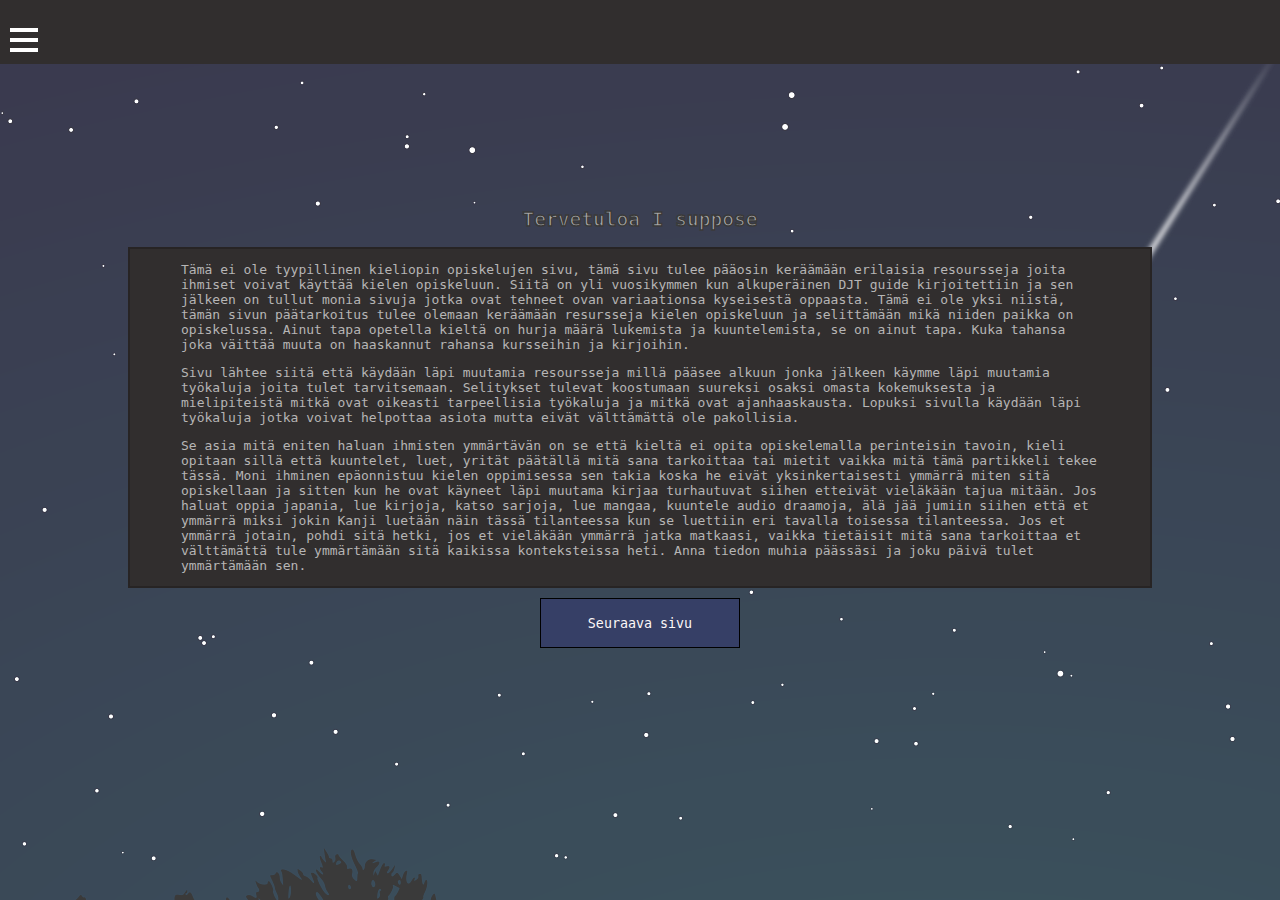
<file: NihongoTools/index.html>
<!DOCTYPE html>
<html lang="fi">
  <head>
    <meta charset="utf-8" name="viewport" content="width=device-width,initial-scale=1" >
    <title>NihongoTools</title>
    <link rel="stylesheet" href="styles.css">
  </head>
  <body>
    <header>
      <nav class="topbar">
        <button class="burgerContainer" onclick="navPull()" 
        aria-controls="sideNav" 
        aria-expanded="false"
        aria-label="avaa navimenu">
          <div class="burger"></div>
          <div class="burger"></div>
          <div class="burger"></div>
        </button>
      </nav>
        <div id='sideNav'> 
        <div class="sideNavOptions">
          <ul class="navLista">
<li>
      <span class="navSection">Alku</span>
      <ul>
        <li>Esittelysivu</li>
      </ul>
    </li>

    <li>
      <span class="navSection">Kirjoja</span>
      <ul>
        <li><a href="taekim.html">Tae Kim</a></li>
        <li><a href="genki.html">Genki</a></li>
        <li><a href="rtk.html">RTK</a></li>
        <li><a href="yokubi.html">Yokubi</a></li>
        <li><a href="imabi.html">Imabi</a></li>
      </ul>
    </li>

    <li>
      <span class="navSection">Anki</span>
      <ul>
        <li><a href="ankista.html">Ankista</a></li>
        <li><a href="ankivermeet.html">Vermeita</a></li>
      </ul>
    </li>

    <li>
      <span class="navSection">Ohjelmia</span>
      <ul>
        <li><a href="yomitan.html">Yomitan ja Mokuro</a></li>
        <li><a href="readerJaTextractor.html">Reader ja Textractor</a></li>
      </ul>
    </li>

  </ul>
        </div>
      </div>
    </header>

    <main>
      <div class="flexContainer">
      <h2> Tervetuloa I suppose</h2>
      <div class="mainParagraphContainer">
      <p class="mainParagraph">
        Tämä ei ole tyypillinen kieliopin opiskelujen sivu, tämä sivu tulee pääosin keräämään erilaisia resoursseja joita ihmiset voivat käyttää kielen opiskeluun.
        Siitä on yli vuosikymmen kun alkuperäinen DJT guide kirjoitettiin ja sen jälkeen on tullut monia sivuja jotka ovat tehneet ovan variaationsa kyseisestä oppaasta.
        Tämä ei ole yksi niistä, tämän sivun päätarkoitus tulee olemaan keräämään resursseja kielen opiskeluun ja selittämään mikä niiden paikka on opiskelussa.
        Ainut tapa opetella kieltä on hurja määrä lukemista ja kuuntelemista, se on ainut tapa. Kuka tahansa joka väittää muuta on haaskannut rahansa kursseihin ja kirjoihin.
      </p>

      <p class="mainParagraph"> 
        Sivu lähtee siitä että käydään läpi muutamia resoursseja millä pääsee alkuun jonka jälkeen käymme läpi muutamia työkaluja joita tulet tarvitsemaan.
Selitykset tulevat koostumaan suureksi osaksi omasta kokemuksesta ja mielipiteistä mitkä ovat oikeasti tarpeellisia työkaluja ja mitkä ovat ajanhaaskausta. Lopuksi sivulla käydään läpi työkaluja jotka voivat helpottaa asiota mutta eivät välttämättä ole pakollisia.
      </p>

      <p class="mainParagraph">
        Se asia mitä eniten haluan ihmisten ymmärtävän on se että kieltä ei opita opiskelemalla perinteisin tavoin, kieli opitaan sillä että kuuntelet, luet, yrität päätällä mitä sana tarkoittaa tai mietit vaikka mitä tämä partikkeli tekee tässä.
Moni ihminen epäonnistuu kielen oppimisessa sen takia koska he eivät yksinkertaisesti ymmärrä miten sitä opiskellaan ja sitten kun he ovat käyneet läpi muutama kirjaa turhautuvat siihen etteivät vieläkään tajua mitään.
Jos haluat oppia japania, lue kirjoja, katso sarjoja, lue mangaa, kuuntele audio draamoja, älä jää jumiin siihen että et ymmärrä miksi jokin Kanji luetään näin tässä tilanteessa kun se luettiin eri tavalla toisessa tilanteessa.
Jos et ymmärrä jotain, pohdi sitä hetki, jos et vieläkään ymmärrä jatka matkaasi, vaikka tietäisit mitä sana tarkoittaa et välttämättä tule ymmärtämään sitä kaikissa konteksteissa heti. Anna tiedon muhia päässäsi ja joku päivä tulet ymmärtämään sen.
      </p>
      </div>
      <div>
      <div class="buttonContainer">
        <button class="nextButton" onclick="window.location.href='taekim.html'">Seuraava sivu</button>
      </div>
      </div>
    </main>
    <footer></footer>
          <script src="scripts.js"></script>
  </body>
</html>
</file>
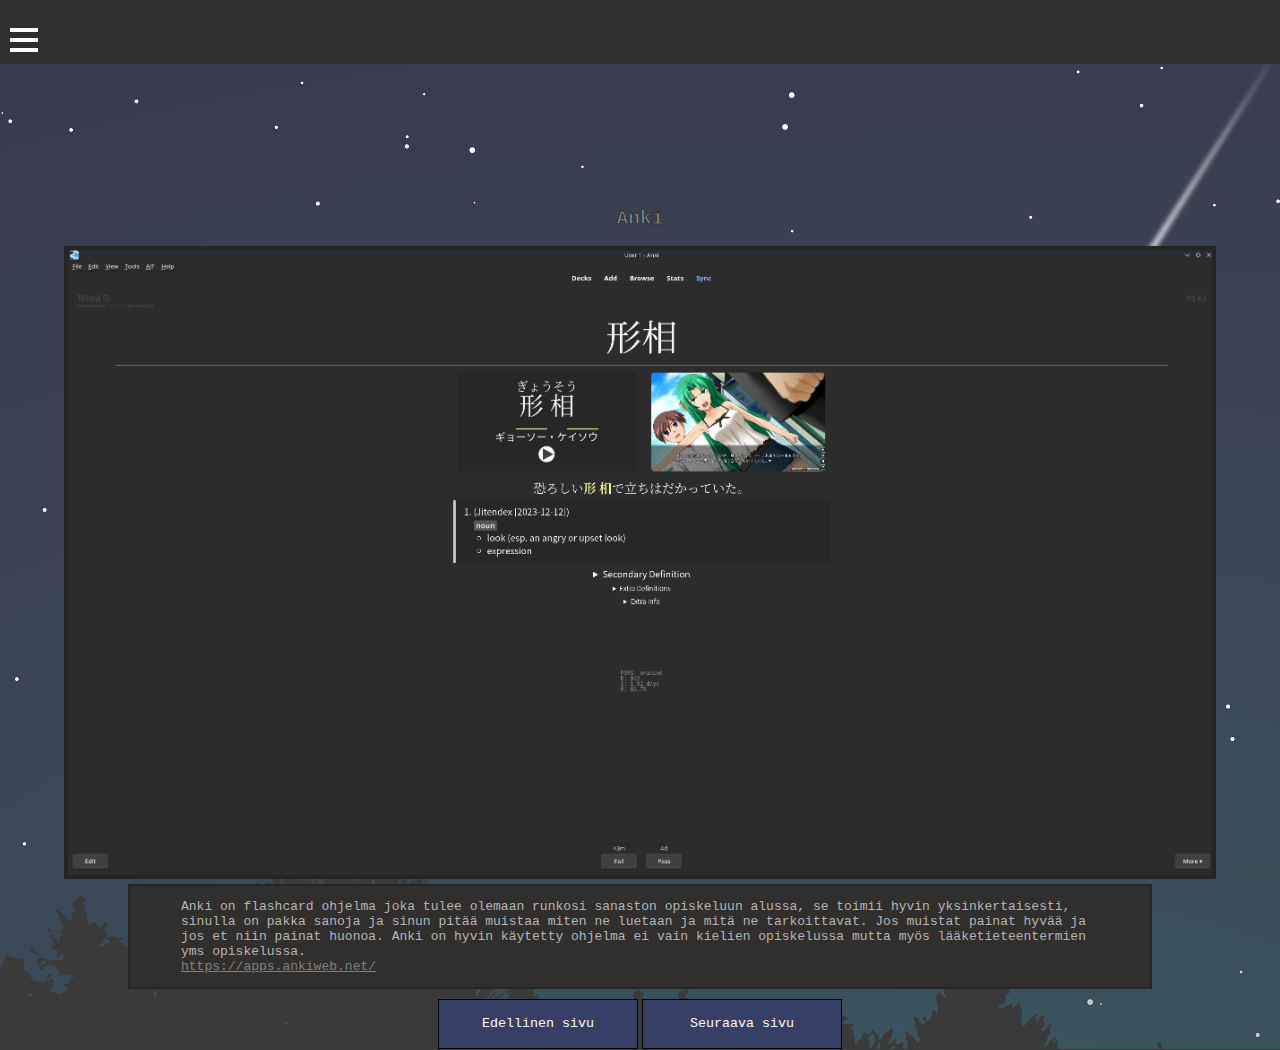
<file: NihongoTools/anki.html>
<!DOCTYPE html>
<html lang="fi">
<head>
    <meta charset="UTF-8">
    <meta name="viewport" content="width=device-width, initial-scale=1.0">
    <title>Anki</title>
    <link rel="stylesheet" href="styles.css">
</head>
<body>
    <header>
      <nav class="topbar" >
        <button class="burgerContainer" onclick="navPull()" 
        aria-controls="sideNav" 
        aria-expanded="false"
        aria-label="avaa navimenu">
        <span class="burger" aria-hidden="true"></span>
        <span class="burger" aria-hidden="true"></span>
        <span class="burger" aria-hidden="true"></span>
        </button>
      </nav>
            <div id='sideNav'> 
        <div class="sideNavOptions">
          <ul class="navLista">
<li>
      <span class="navSection">Alku</span>
      <ul>
        <li><a href="index.html">Esittelysivu</a></li>
      </ul>
    </li>

    <li>
      <span class="navSection">Kirjoja</span>
      <ul>
        <li><a href="taekim.html">Tae Kim</a></li>
        <li><a href="genki.html">Genki</a></li>
        <li><a href="rtk.html">RTK</a></li>
        <li><a href="yokubi.html">Yokubi</a></li>
        <li><a href="imabi.html">Imabi</a></li>
      </ul>
    </li>

    <li>
      <span class="navSection">Anki</span>
      <ul>
        <li>Ankista</li>
        <li><a href="ankivermeet.html">Vermeita</a></li>
      </ul>
    </li>

    <li>
      <span class="navSection">Ohjelmia</span>
      <ul>
        <li><a href="yomitan.html">Yomitan ja Mokuro</a></li>
        <li><a href="readerJaTextractor.html">Reader ja Textractor</a></li>
      </ul>
    </li>

  </ul>
        </div>
      </div>
    </header>
    <main>
    <div class="flexContainer">
    <h2> Anki </h2>
        
    <a class="ankiAnchor" href="https://apps.ankiweb.net/"><img alt="Kuvankaappaus ankisovelluksesta jossa on kortti auki, kuvassa nakyy esimerkki kortti ja korttiin kuuluva kuvankaappaus pelista."
         src="assets/ankiSS.png"></a>
    <div class="taeKimContainer"></div>
    <div class="mainParagraphContainer">
    <p>Anki on flashcard ohjelma joka tulee olemaan runkosi sanaston opiskeluun alussa, se toimii hyvin yksinkertaisesti, sinulla on pakka sanoja ja sinun pitää muistaa miten ne luetaan ja mitä ne tarkoittavat.
        Jos muistat painat hyvää ja jos et niin painat huonoa.
        Anki on hyvin käytetty ohjelma ei vain kielien opiskelussa mutta myös lääketieteentermien yms opiskelussa.
        <br>
        <a href="https://apps.ankiweb.net/">https://apps.ankiweb.net/</a></p>
 </div>
       <div class="buttonContainer">
    <button class="nextButton" onclick="window.location.href='imabi.html'">Edellinen sivu</button>
    <button class="nextButton" onclick="window.location.href='ankivermeet.html'">Seuraava sivu</button>
        </div>
      </div>
      </main>
    <script src="scripts.js"></script>
</body>
</html>
</file>
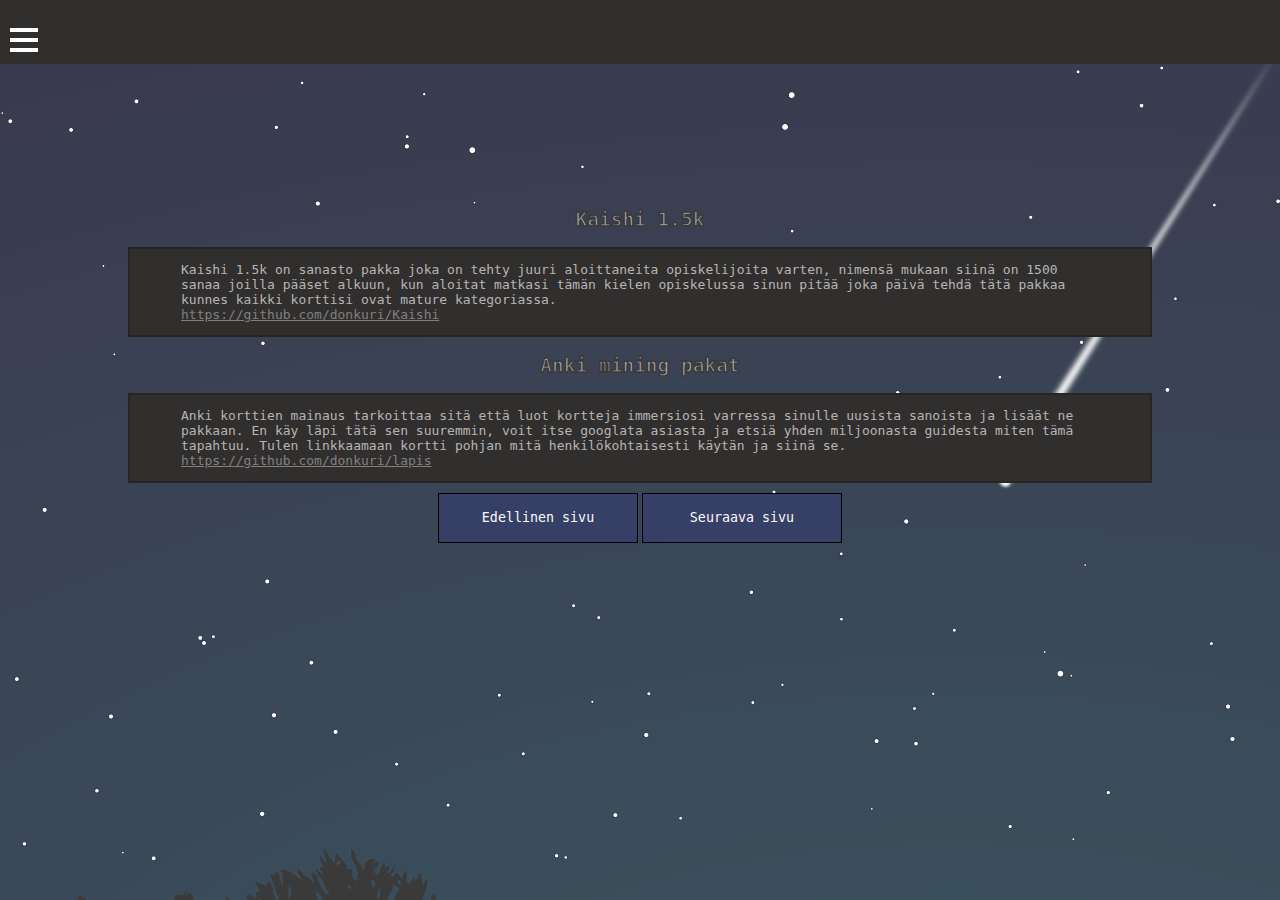
<file: NihongoTools/ankivermeet.html>
<!DOCTYPE html>
<html lang="fi">
<head>
    <meta charset="UTF-8">
    <meta name="viewport" content="width=device-width, initial-scale=1.0">
    <title>Books</title>
    <link rel="stylesheet" href="styles.css">
</head>
<body>
    <header>
      <nav class="topbar" >
        <button class="burgerContainer" onclick="navPull()" 
        aria-controls="sideNav" 
        aria-expanded="false"
        aria-label="avaa navimenu">
          <div class="burger"></div>
          <div class="burger"></div>
          <div class="burger"></div>
        </button>
      </nav>
            <div id='sideNav'> 
        <div class="sideNavOptions">
          <ul class="navLista">
<li>
      <span class="navSection">Alku</span>
      <ul>
        <li><a href="index.html">Esittelysivu</a></li>
      </ul>
    </li>

    <li>
      <span class="navSection">Kirjoja</span>
      <ul>
        <li><a href="taekim.html">Tae Kim</a></li>
        <li><a href="genki.html">Genki</a></li>
        <li><a href="rtk.html">RTK</a></li>
        <li><a href="yokubi.html">Yokubi</a></li>
        <li><a href="imabi.html">Imabi</a></li>
      </ul>
    </li>

    <li>
      <span class="navSection">Anki</span>
      <ul>
        <li><a href="anki.html">Ankista</a></li>
        <li>Vermeita</li>
      </ul>
    </li>

    <li>
      <span class="navSection">Ohjelmia</span>
      <ul>
        <li><a href="yomitan.html">Yomitan ja Mokuro</a></li>
        <li><a href="readerJaTextractor.html">Reader ja Textractor</a></li>
      </ul>
    </li>

  </ul>
        </div>
      </div>
    </header>
    <main>
    <div class="flexContainer">
    <h2> Kaishi 1.5k </h2>
    <div class="mainParagraphContainer">
    <p>Kaishi 1.5k on sanasto pakka joka on tehty juuri aloittaneita opiskelijoita varten, nimensä mukaan siinä on 1500 sanaa joilla pääset alkuun, kun aloitat matkasi tämän kielen opiskelussa sinun pitää joka päivä tehdä tätä pakkaa kunnes kaikki korttisi ovat mature
kategoriassa.<br>
<a href="https://github.com/donkuri/Kaishi"> https://github.com/donkuri/Kaishi</a></p>
 </div>
     <div class="flexContainer">
    <h2> Anki mining pakat </h2>
     <div class="mainParagraphContainer">
    <p>Anki korttien mainaus tarkoittaa sitä että luot kortteja immersiosi varressa sinulle uusista sanoista ja lisäät ne pakkaan.
En käy läpi tätä sen suuremmin, voit itse googlata asiasta ja etsiä yhden miljoonasta guidesta miten tämä tapahtuu. Tulen linkkaamaan kortti pohjan mitä henkilökohtaisesti käytän ja siinä se.
<br>
<a href="https://github.com/donkuri/lapis">https://github.com/donkuri/lapis</a></p>
 </div>
       <div class="buttonContainer">
    <button class="nextButton" onclick="window.location.href='anki.html'">Edellinen sivu</button>
    <button class="nextButton" onclick="window.location.href='yomitan.html'">Seuraava sivu</button>
        </div>
      </div>
      </main>
        <script src="scripts.js"></script>
</body>
</html>
</file>
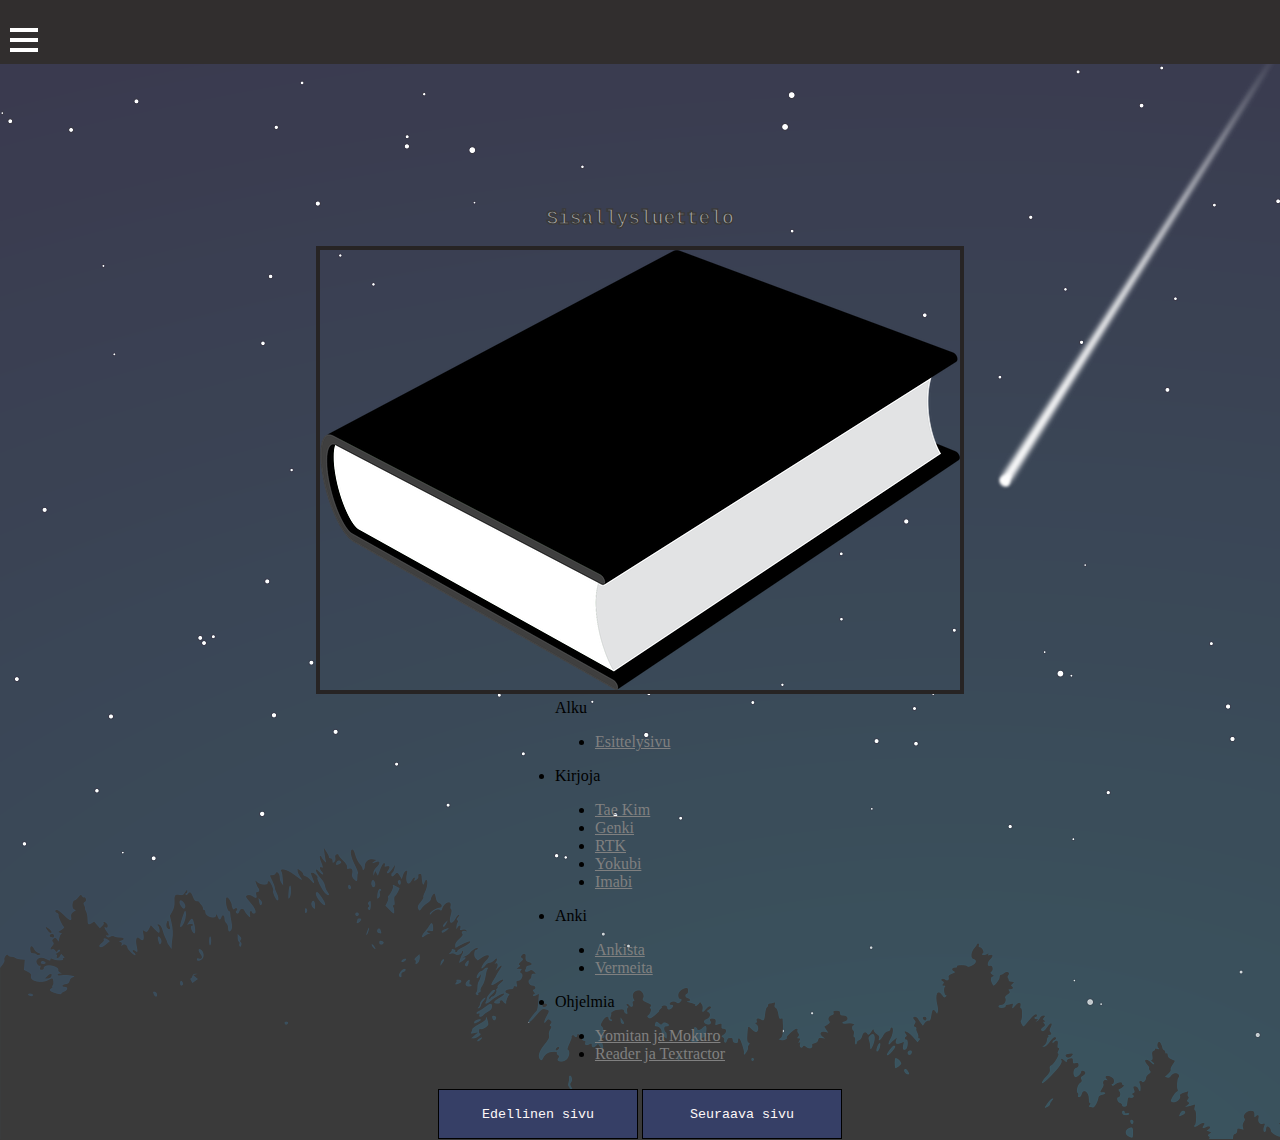
<file: NihongoTools/contents.html>
<!DOCTYPE html>
<html lang="fi">
<head>
    <meta charset="UTF-8">
    <meta name="viewport" content="width=device-width, initial-scale=1.0">
    <title>Books</title>
    <link rel="stylesheet" href="styles.css">
</head>
<body>
    <header>
      <nav class="topbar" >
        <button class="burgerContainer" onclick="navPull()" 
        aria-controls="sideNav" 
        aria-expanded="false"
        aria-label="avaa navimenu">
          <div class="burger"></div>
          <div class="burger"></div>
          <div class="burger"></div>
        </button>
      </nav>
            <div id='sideNav'> 
        <div class="sideNavOptions">
          <ul class="navLista">
<li>
      <span class="navSection">Alku</span>
      <ul>
        <li><a href="index.html">Esittelysivu</a></li>
      </ul>
    </li>

    <li>
      <span class="navSection">Kirjoja</span>
      <ul>
        <li><a href="taekim.html">Tae Kim</a></li>
        <li><a href="genki.html">Genki</a></li>
        <li><a href="rtk.html">RTK</a></li>
        <li><a href="yokubi.html">Yokubi</a></li>
        <li><a href="imabi.html">Imabi</a></li>
      </ul>
    </li>

    <li>
      <span class="navSection">Anki</span>
      <ul>
        <li><a href="ankista.html">Ankista</a></li>
        <li><a href="ankivermeet.html">Vermeita</a></li>
      </ul>
    </li>

    <li>
      <span class="navSection">Ohjelmia</span>
      <ul>
        <li><a href="yomitan.html">Yomitan ja Mokuro</a></li>
        <li><a href="readerJaTextractor.html">Reader ja Textractor</a></li>
      </ul>
    </li>

  </ul>
        </div>
      </div>
    </header>
          <main>
    <div class="flexContainer">
    <h2> Sisallysluettelo</h2>
        
   <img src="assets/Pienempi kuva.png" alt="Kirjan kuva" class="randomKirja">
    <div class="taeKimContainer"></div>
    <div class="mainLiContainer">
    <span class="navSection">Alku</span>
      <ul>
        <li><a href="index.html">Esittelysivu</a></li>
      </ul>
    </li>

    <li>
      <span class="navSection">Kirjoja</span>
      <ul>
        <li><a href="taekim.html">Tae Kim</a></li>
        <li><a href="genki.html">Genki</a></li>
        <li><a href="rtk.html">RTK</a></li>
        <li><a href="yokubi.html">Yokubi</a></li>
        <li><a href="imabi.html">Imabi</a></li>
      </ul>
    </li>

    <li>
      <span class="navSection">Anki</span>
      <ul>
        <li><a href="ankista.html">Ankista</a></li>
        <li><a href="ankivermeet.html">Vermeita</a></li>
      </ul>
    </li>

    <li>
      <span class="navSection">Ohjelmia</span>
      <ul>
        <li><a href="index.html">Yomitan ja Mokuro</a></li>
        <li><a href="taekim.html">Reader ja Textractor</a></li>
      </ul>
    </li>

  </ul>
 </div>
<div class="buttonContainer">
    <button class="nextButton" onclick="window.location.href='index.html'">Edellinen sivu</button>
    <button class="nextButton" onclick="window.location.href='taekim.html'">Seuraava sivu</button>
</div>
      </div>
      </main>
    <script src="scripts.js"></script>
</body>
</html>
</file>
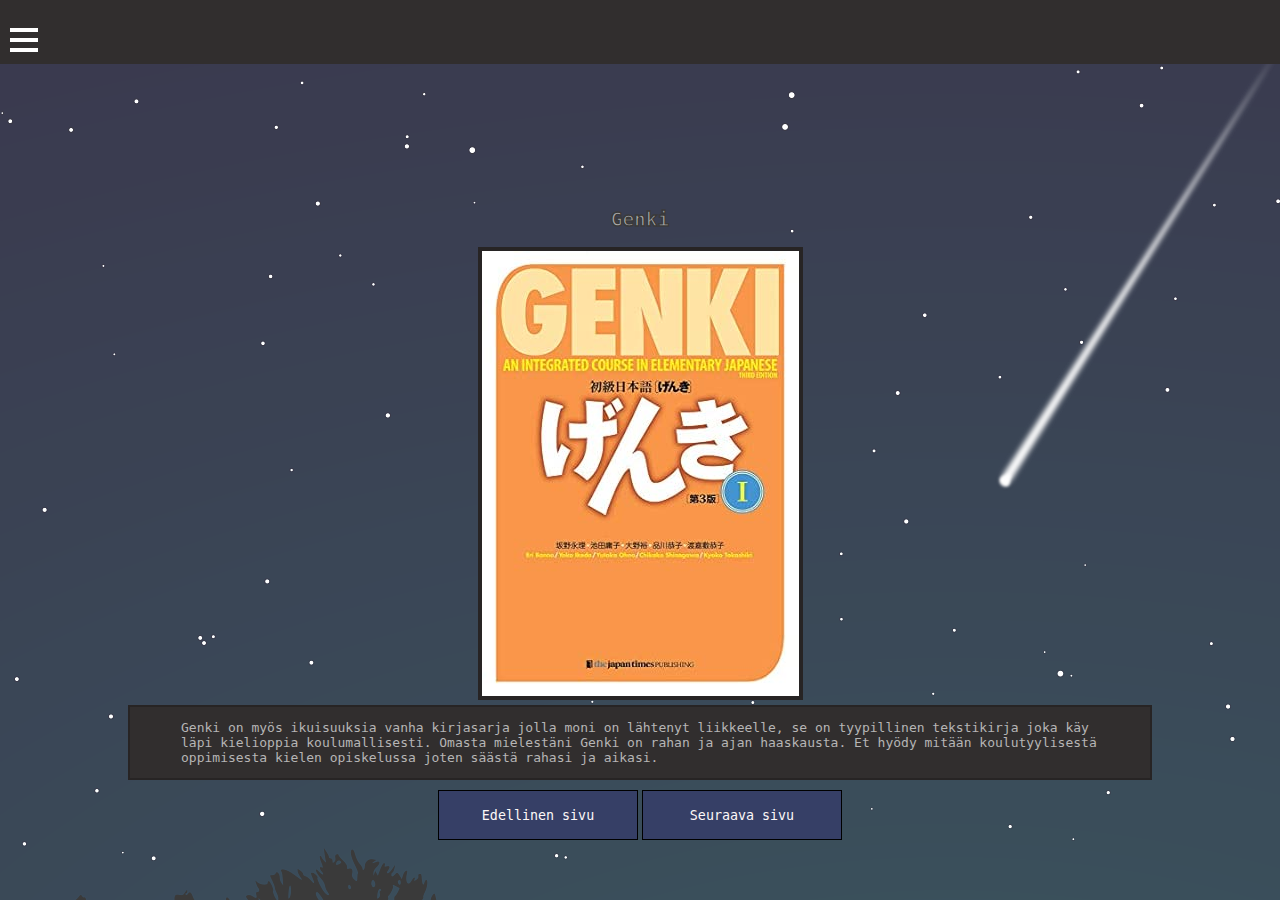
<file: NihongoTools/genki.html>
<!DOCTYPE html>
<html lang="fi">
<head>
    <meta charset="UTF-8">
    <meta name="viewport" content="width=device-width, initial-scale=1.0">
    <title>Genki</title>
    <link rel="stylesheet" href="styles.css">
</head>
<body>
       <header>
      <nav class="topbar" >
        <button class="burgerContainer" onclick="navPull()" 
        aria-controls="sideNav" 
        aria-expanded="false"
        aria-label="avaa navimenu">
          <div class="burger"></div>
          <div class="burger"></div>
          <div class="burger"></div>
        </button>
      </nav>
            <div id='sideNav'> 
        <div class="sideNavOptions">
          <ul class="navLista">
<li>
      <span class="navSection">Alku</span>
      <ul>
        <li><a href="index.html">Esittelysivu</a></li>
      </ul>
    </li>

    <li>
      <span class="navSection">Kirjoja</span>
      <ul>
        <li><a href="taekim.html">Tae Kim</a></li>
        <li>Genki</li>
        <li><a href="rtk.html">RTK</a></li>
        <li><a href="yokubi.html">Yokubi</a></li>
        <li><a href="imabi.html">Imabi</a></li>
      </ul>
    </li>

    <li>
      <span class="navSection">Anki</span>
      <ul>
        <li><a href="anki.html">Ankista</a></li>
        <li><a href="ankivermeet.html">Vermeita</a></li>
      </ul>
    </li>

    <li>
      <span class="navSection">Ohjelmia</span>
      <ul>
        <li><a href="yomitan.html">Yomitan ja Mokuro</a></li>
        <li><a href="readerJaTextractor.html">Reader ja Textractor</a></li>
      </ul>
    </li>

  </ul>
        </div>
      </div>
      </header>
      <main>
      <div class="flexContainer">
          <h2> Genki </h2>
        
   <a class="rtk" href="https://www.amazon.com/Genki-Vol-1-Textbook-3e-ed/dp/4789017303"> <img alt="Genki kirjan kannesta kuva." src="assets/SisaltoKuva3.jpg"> </a>
    <div class="taeKimContainer"></div>
    <div class="mainParagraphContainer">
    <p>Genki on myös ikuisuuksia vanha kirjasarja jolla moni on lähtenyt liikkeelle, se on tyypillinen tekstikirja joka käy läpi kielioppia koulumallisesti.
Omasta mielestäni Genki on rahan ja ajan haaskausta. Et hyödy mitään koulutyylisestä oppimisesta kielen opiskelussa joten säästä rahasi ja aikasi.</p>
 </div>
        <div class="buttonContainer">
    <button class="nextButton" onclick="window.location.href='taekim.html'">Edellinen sivu</button>
    <button class="nextButton" onclick="window.location.href='rtk.html'">Seuraava sivu</button>
        </div>
 </div>

<div class="testContainer">
    
</div>
</main>
<script src="scripts.js"></script>
</body>
</html>
</file>
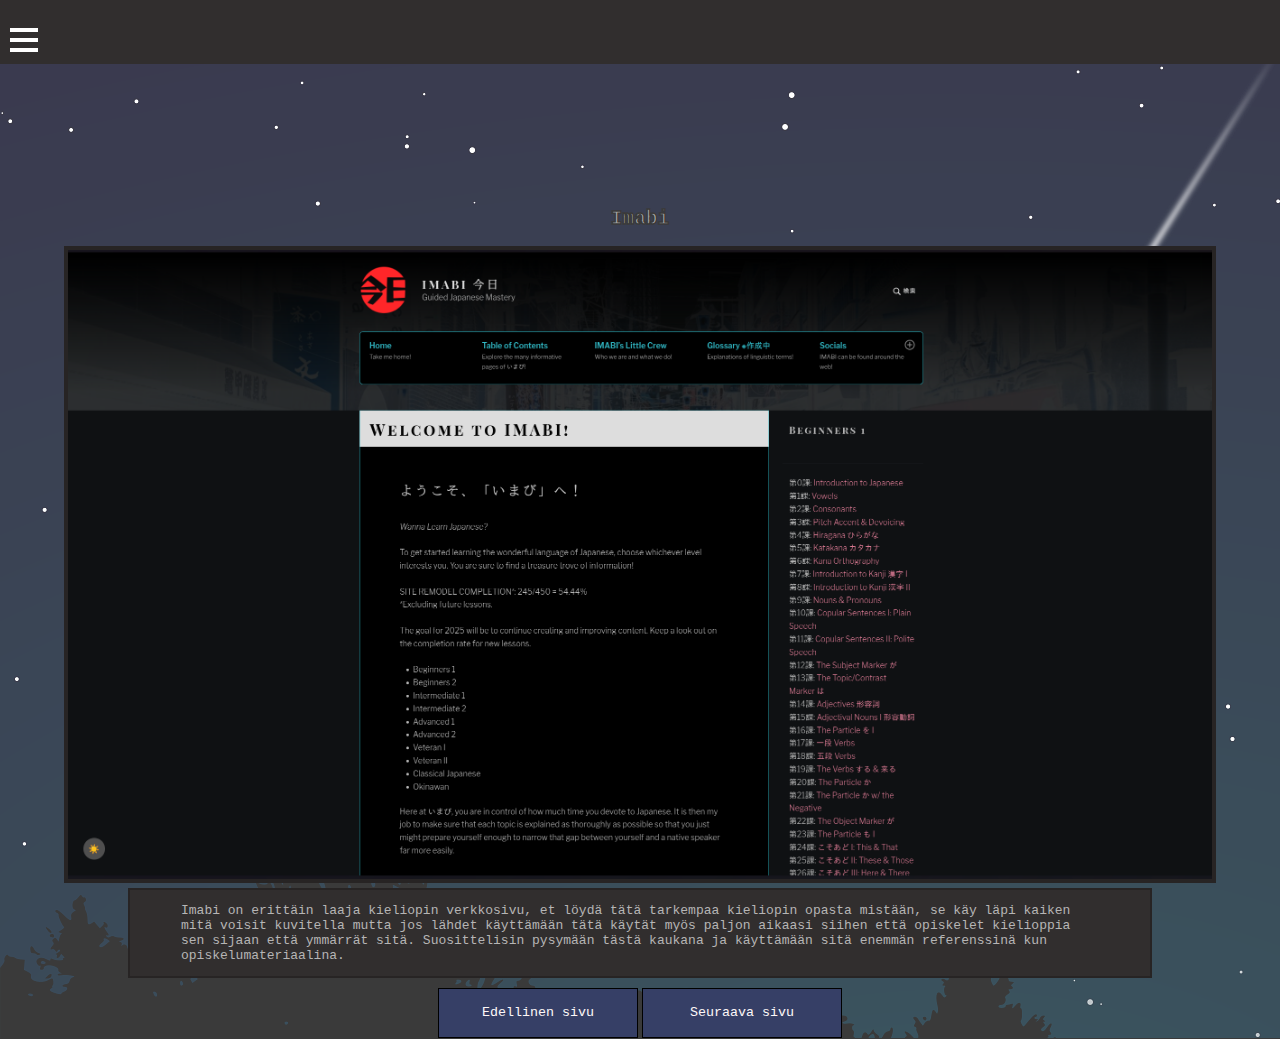
<file: NihongoTools/imabi.html>
<!DOCTYPE html>
<html lang="fi">
<head>
    <meta charset="UTF-8">
    <meta name="viewport" content="width=device-width, initial-scale=1.0">
    <title>Genki</title>
    <link rel="stylesheet" href="styles.css">
     
</head>
<body>
   
       <header>
      <nav class="topbar" >
        <button class="burgerContainer" onclick="navPull()" 
        aria-controls="sideNav" 
        aria-expanded="false"
        aria-label="avaa navimenu">
          <div class="burger"></div>
          <div class="burger"></div>
          <div class="burger"></div>
        </button>
      </nav>
            <div id='sideNav'> 
        <div class="sideNavOptions">
          <ul class="navLista">
<li>
      <span class="navSection">Alku</span>
      <ul>
        <li><a href="index.html">Esittelysivu</a></li>
      </ul>
    </li>

    <li>
      <span class="navSection">Kirjoja</span>
      <ul>
        <li><a href="taekim.html">Tae Kim</a></li>
        <li><a href="genki.html">Genki</a></li>
        <li><a href="rtk.html">RTK</a></li>
        <li><a href="yokubi.html">Yokubi</a></li>
        <li>Imabi</li>
      </ul>
    </li>

    <li>
      <span class="navSection">Anki</span>
      <ul>
        <li><a href="ankista.html">Ankista</a></li>
        <li><a href="ankivermeet.html">Vermeita</a></li>
      </ul>
    </li>

    <li>
      <span class="navSection">Ohjelmia</span>
      <ul>
        <li><a href="yomitan.html">Yomitan ja Mokuro</a></li>
        <li><a href="readerJaTextractor.html">Reader ja Textractor</a></li>
      </ul>
    </li>

  </ul>
        </div>
      </div>
      </header>
      <main>
      <div class="flexContainer"> 
          <h2> Imabi </h2>
        
    <a class="imabi" href="https://imabi.org"><img alt="Kuvankaappaus imabin etusivusta." src="assets/Sisalto5.png"> </a>
    <div class="taeKimContainer"></div>
    <div class="mainParagraphContainer">
    <p>Imabi on erittäin laaja kieliopin verkkosivu, et löydä tätä tarkempaa kieliopin opasta mistään, se käy läpi kaiken mitä voisit kuvitella mutta jos lähdet käyttämään tätä käytät myös paljon aikaasi siihen että opiskelet kielioppia sen sijaan että ymmärrät sitä.
Suosittelisin pysymään tästä kaukana ja käyttämään sitä enemmän referenssinä kun opiskelumateriaalina.</p>
 </div>
                 <div class="buttonContainer">
    <button class="nextButton" onclick="window.location.href='yokubi.html'">Edellinen sivu</button>
    <button class="nextButton" onclick="window.location.href='anki.html'">Seuraava sivu</button>
        </div>
        </div>
        </main>
              <script src="scripts.js"></script>
</body>
</html>
</file>
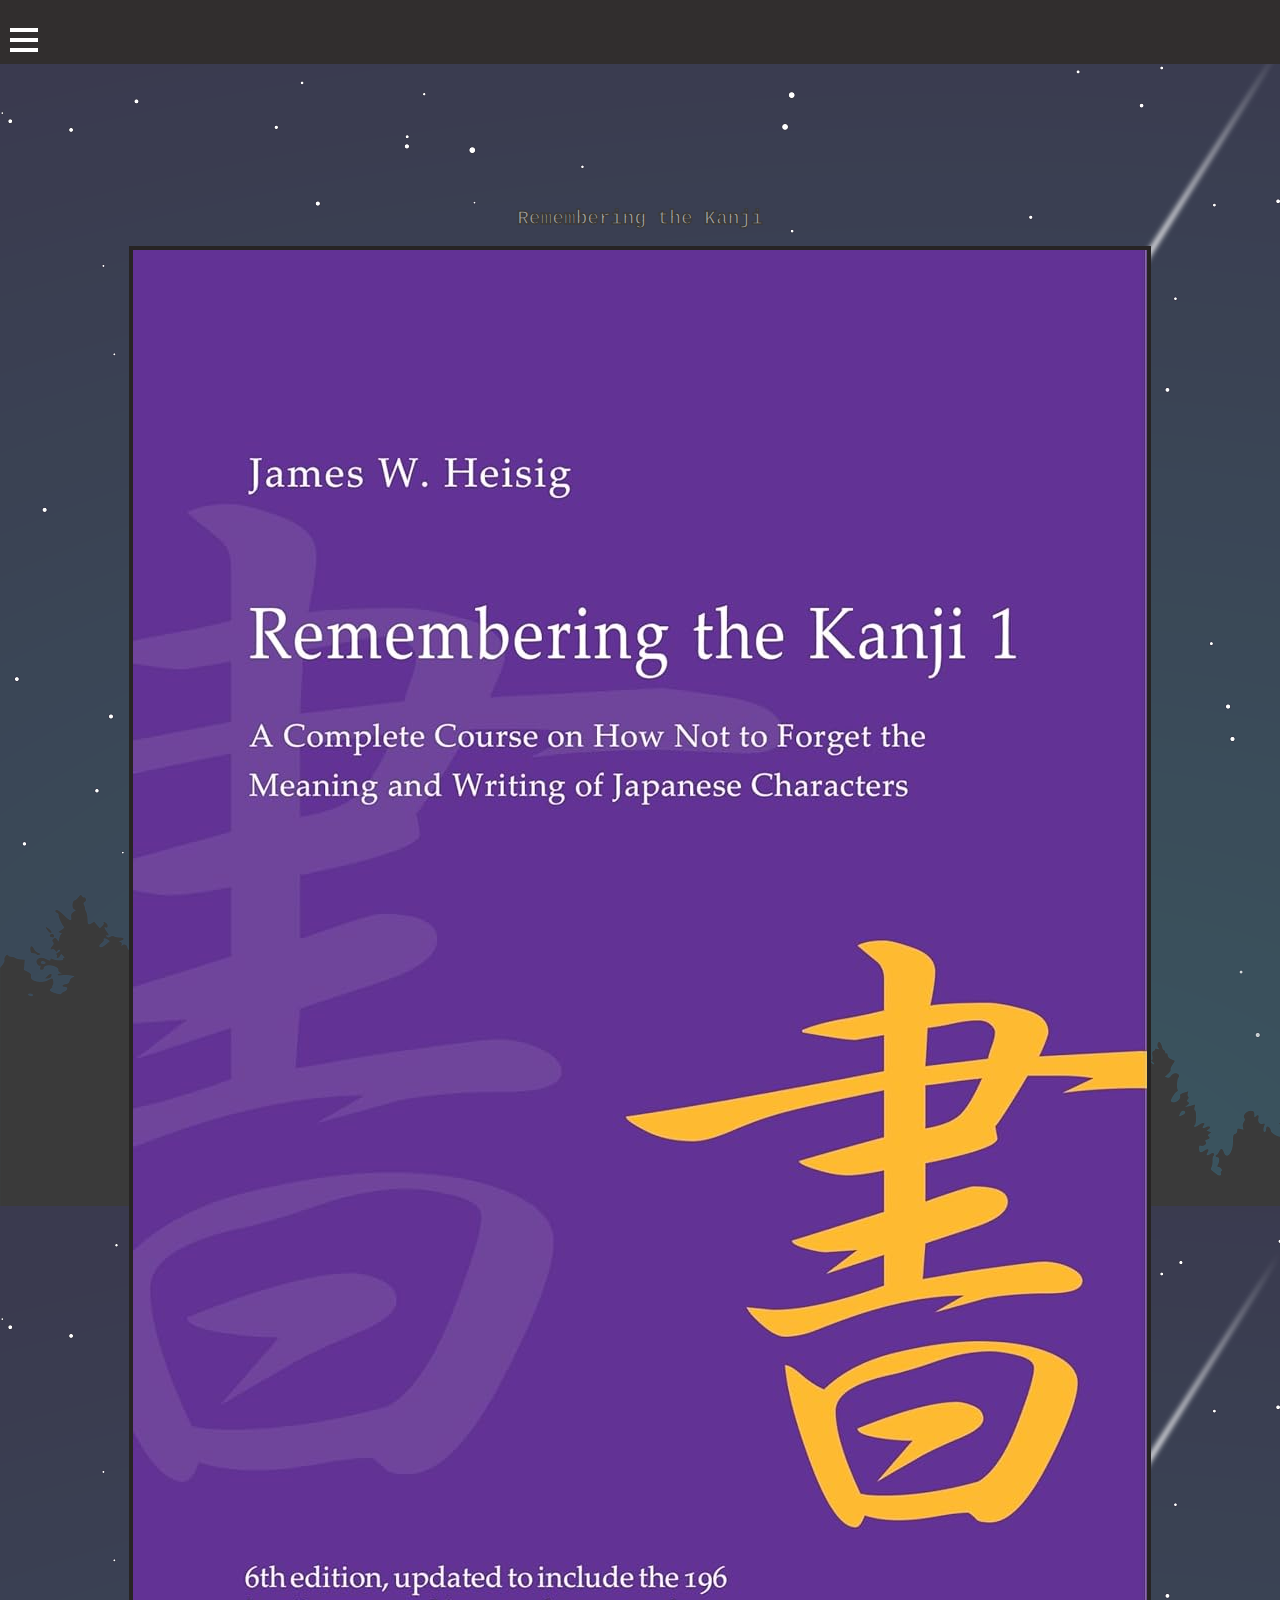
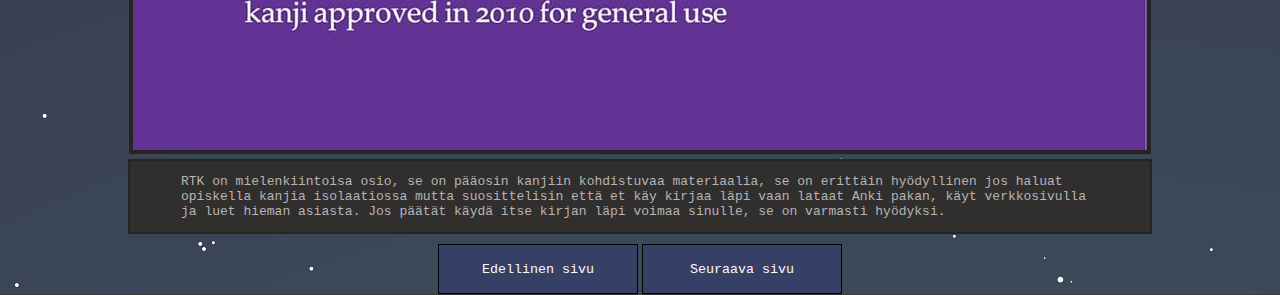
<file: NihongoTools/rtk.html>
<!DOCTYPE html>
<html lang="fi">
<head>
    <meta charset="UTF-8">
    <meta name="viewport" content="width=device-width, initial-scale=1.0">
    <title>RTK</title>
    <link rel="stylesheet" href="styles.css">
</head>
<body>
       <header>
      <nav class="topbar" >
        <button class="burgerContainer" onclick="navPull()" 
        aria-controls="sideNav" 
        aria-expanded="false"
        aria-label="avaa navimenu">
          <div class="burger"></div>
          <div class="burger"></div>
          <div class="burger"></div>
        </button>
      </nav>
            <div id='sideNav'> 
        <div class="sideNavOptions">
          <ul class="navLista">
<li>
      <span class="navSection">Alku</span>
      <ul>
        <li><a href="index.html">Esittelysivu</a></li>
      </ul>
    </li>

    <li>
      <span class="navSection">Kirjoja</span>
      <ul>
        <li><a href="taekim.html">Tae Kim</a></li>
        <li><a href="genki.html">Genki</a></li>
        <li>RTK</li>
        <li><a href="yokubi.html">Yokubi</a></li>
        <li><a href="imabi.html">Imabi</a></li>
      </ul>
    </li>

    <li>
      <span class="navSection">Anki</span>
      <ul>
        <li><a href="ankista.html">Ankista</a></li>
        <li><a href="ankivermeet.html">Vermeita</a></li>
      </ul>
    </li>

    <li>
      <span class="navSection">Ohjelmia</span>
      <ul>
        <li><a href="yomitan.html">Yomitan ja Mokuro</a></li>
        <li><a href="readerJaTextractor.html">Reader ja Textractor</a></li>
      </ul>
    </li>

  </ul>
        </div>
      </div>
          </header>
          <main>
            <div class="flexContainer">
          <h2> Remembering the Kanji</h2>
        
    <a class="rtk" href="https://www.amazon.com/Remembering-Kanji-Complete-Japanese-Characters/dp/0824835921?crid=23CU9DV5TAING&dib=eyJ2IjoiMSJ9.[base64].ojq58dbB-x2wJYzLyBvonNISBAlK2qXPyaU101q5A6o&dib_tag=se&keywords=Remembering+the+kanji&qid=1771531990&s=books&sprefix=remembering+the+kan%2Cstripbooks%2C407&sr=1-1">
        <img alt="RTK kirjan kannesta kuva." src="assets/SisaltoKuva2.jpg"> </a>
    <div class="taeKimContainer"></div>
    <div class="mainParagraphContainer">
    <p>RTK on mielenkiintoisa osio, se on pääosin kanjiin kohdistuvaa materiaalia, se on erittäin hyödyllinen jos haluat opiskella kanjia isolaatiossa mutta suosittelisin että et käy kirjaa läpi vaan lataat Anki pakan, käyt verkkosivulla ja luet hieman asiasta.
Jos päätät käydä itse kirjan läpi voimaa sinulle, se on varmasti hyödyksi.</p>
 </div>

            <div class="buttonContainer">
    <button class="nextButton" onclick="window.location.href='genki.html'">Edellinen sivu</button>
    <button class="nextButton" onclick="window.location.href='yokubi.html'">Seuraava sivu</button>
        </div>
 </div>
 </main>
<script src="scripts.js"></script>
</body>
</html>
</file>
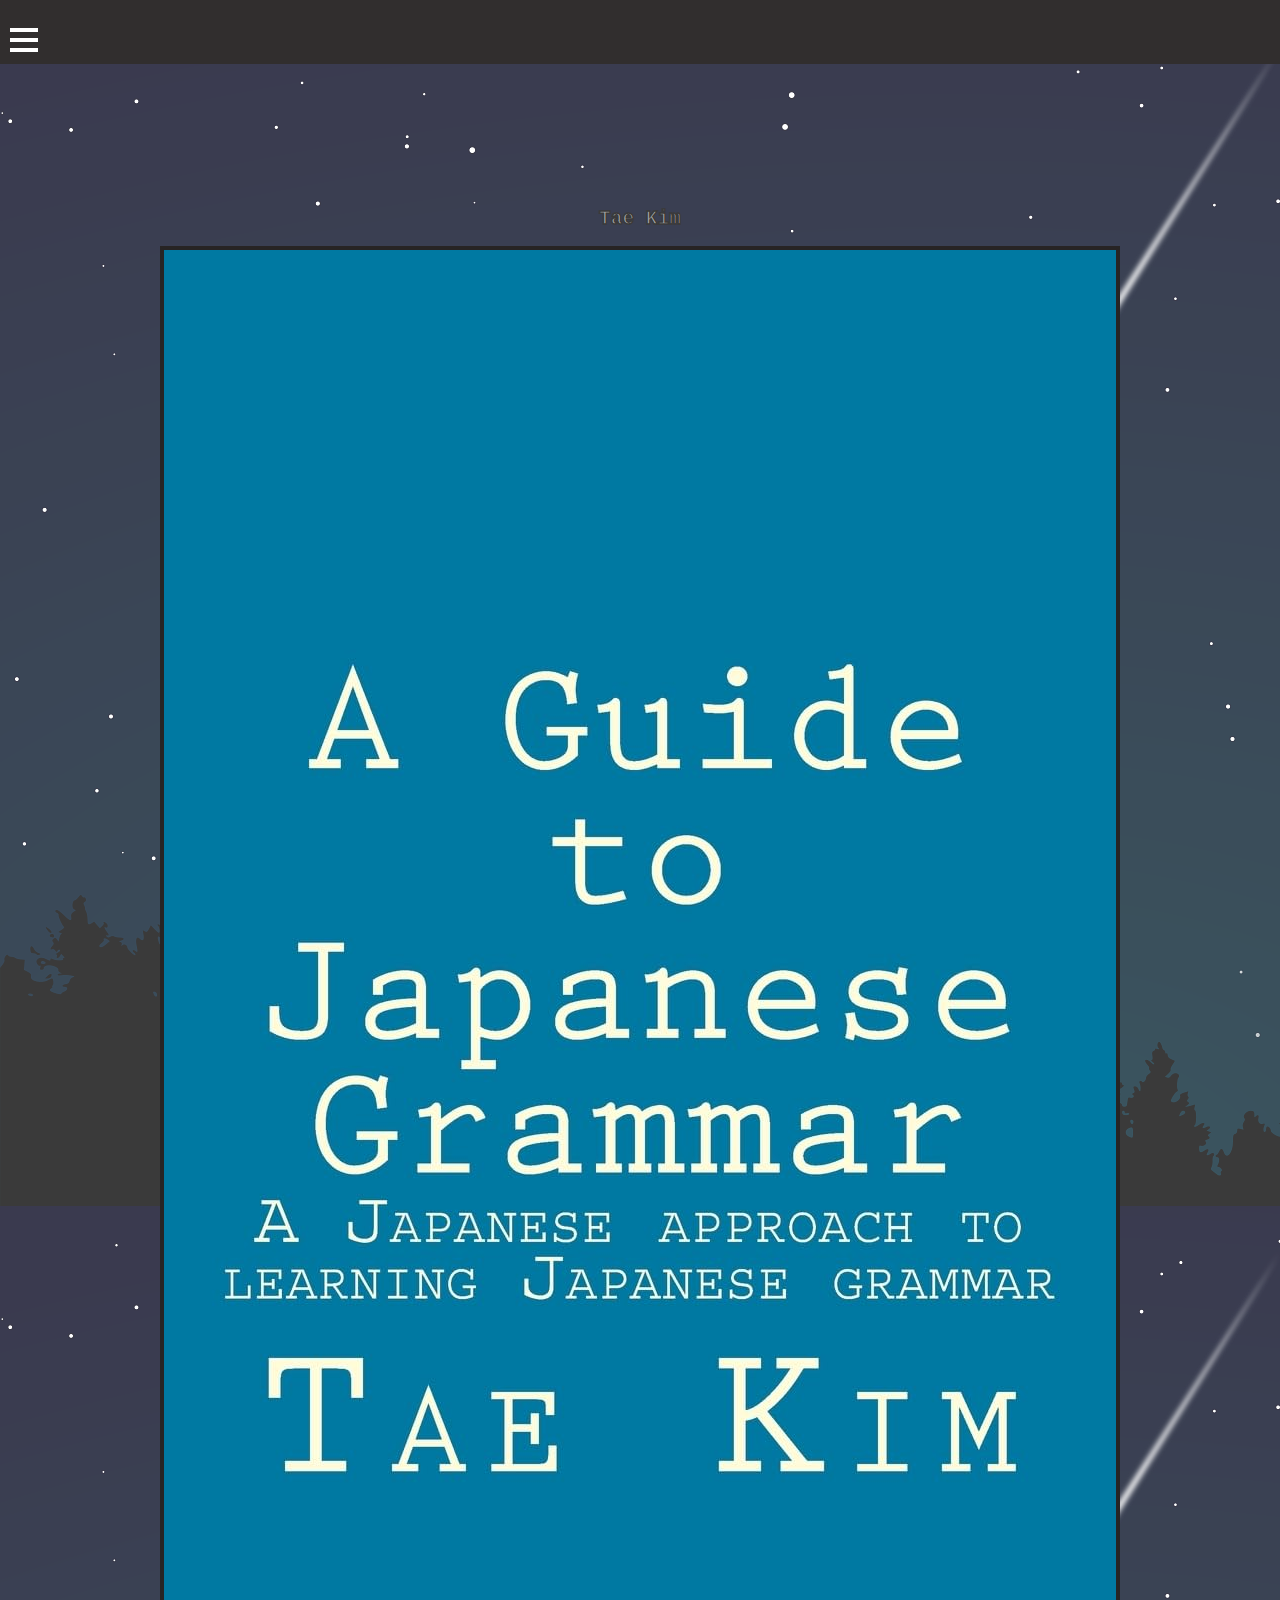
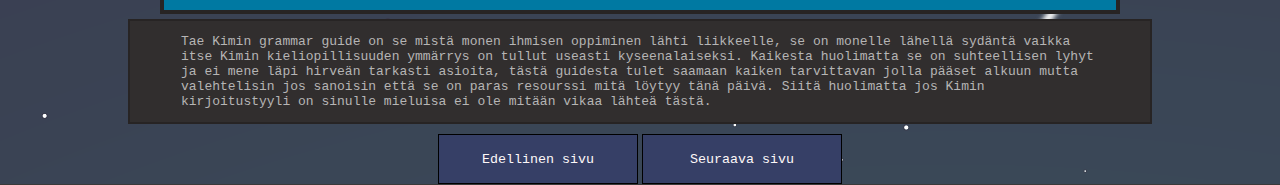
<file: NihongoTools/taekim.html>
<!DOCTYPE html>
<html lang="fi">
<head>
    <meta charset="UTF-8">
    <meta name="viewport" content="width=device-width, initial-scale=1.0">
    <title>Books</title>
    <link rel="stylesheet" href="styles.css">
</head>
<body>
    <header>
      <nav class="topbar" >
        <button class="burgerContainer" onclick="navPull()" 
        aria-controls="sideNav" 
        aria-expanded="false"
        aria-label="avaa navimenu">
          <div class="burger"></div>
          <div class="burger"></div>
          <div class="burger"></div>
        </button>
      </nav>
            <div id='sideNav'> 
        <div class="sideNavOptions">
          <ul class="navLista">
<li>
      <span class="navSection">Alku</span>
      <ul>
        <li><a href="index.html">Esittelysivu</a></li>
      </ul>
    </li>

    <li>
      <span class="navSection">Kirjoja</span>
      <ul>
        <li>Tae Kim</li>
        <li><a href="genki.html">Genki</a></li>
        <li><a href="rtk.html">RTK</a></li>
        <li><a href="yokubi.html">Yokubi</a></li>
        <li><a href="imabi.html">Imabi</a></li>
      </ul>
    </li>

    <li>
      <span class="navSection">Anki</span>
      <ul>
        <li><a href="anki.html">Ankista</a></li>
        <li><a href="ankivermeet.html">Vermeita</a></li>
      </ul>
    </li>

    <li>
      <span class="navSection">Ohjelmia</span>
      <ul>
        <li><a href="yomitan.html">Yomitan ja Mokuro</a></li>
        <li><a href="readerJaTextractor.html">Reader ja Textractor</a></li>
      </ul>
    </li>

  </ul>
        </div>
      </div>
    </header>
          <main>
    <div class="flexContainer">
    <h2> Tae Kim</h2>
        
    <a class="taeKim" href="https://guidetojapanese.org/learn/grammar"><img src="assets/SisaltoKuva1.jpg" alt="Tae Kimin kirjan kansi"> </a>
    <div class="taeKimContainer"></div>
    <div class="mainParagraphContainer">
    <p>Tae Kimin grammar guide on se mistä monen ihmisen oppiminen lähti liikkeelle, se on monelle lähellä sydäntä vaikka itse Kimin kieliopillisuuden ymmärrys on tullut useasti kyseenalaiseksi.
Kaikesta huolimatta se on suhteellisen lyhyt ja ei mene läpi hirveän tarkasti asioita, tästä guidesta tulet saamaan kaiken tarvittavan jolla pääset alkuun mutta valehtelisin jos sanoisin että se on paras resourssi mitä löytyy tänä päivä.
Siitä huolimatta jos Kimin kirjoitustyyli on sinulle mieluisa ei ole mitään vikaa lähteä tästä.</p>
 </div>
<div class="buttonContainer">
    <button class="nextButton" onclick="window.location.href='contents.html'">Edellinen sivu</button>
    <button class="nextButton" onclick="window.location.href='genki.html'">Seuraava sivu</button>
</div>
      </div>
      </main>
    <script src="scripts.js"></script>
</body>
</html>
</file>
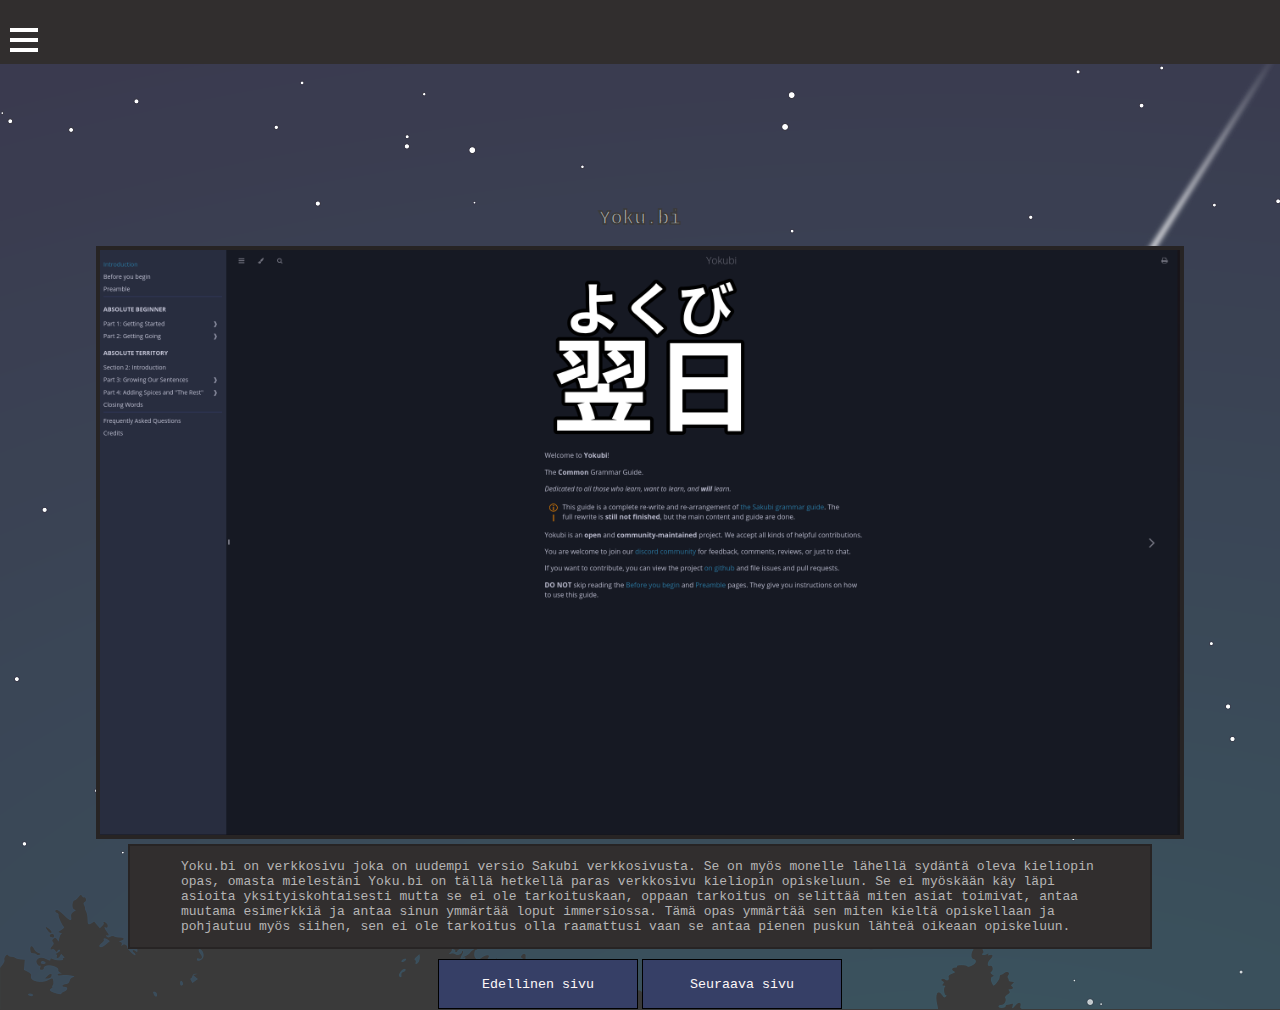
<file: NihongoTools/yokubi.html>
<!DOCTYPE html>
<html lang="fi">
<head>
    <meta charset="UTF-8">
    <meta name="viewport" content="width=device-width, initial-scale=1.0">
    <title>Yokubi</title>
    <link rel="stylesheet" href="styles.css">
</head>
<body>
       <header>
      <nav class="topbar" >
        <button class="burgerContainer" onclick="navPull()" 
        aria-controls="sideNav" 
        aria-expanded="false"
        aria-label="avaa navimenu">
          <div class="burger"></div>
          <div class="burger"></div>
          <div class="burger"></div>
        </button>
      </nav>
            <div id='sideNav'> 
        <div class="sideNavOptions">
          <ul class="navLista">
<li>
      <span class="navSection">Alku</span>
      <ul>
        <li><a href="index.html">Esittelysivu</a></li>
      </ul>
    </li>

    <li>
      <span class="navSection">Kirjoja</span>
      <ul>
        <li><a href="taekim.html">Tae Kim</a></li>
        <li><a href="genki.html">Genki</a></li>
        <li><a href="rtk.html">RTK</a></li>
        <li>Yokubi</li>
        <li><a href="imabi.html">Imabi</a></li>
      </ul>
    </li>

    <li>
      <span class="navSection">Anki</span>
      <ul>
        <li><a href="ankista.html">Ankista</a></li>
        <li><a href="ankivermeet.html">Vermeita</a></li>
      </ul>
    </li>

    <li>
      <span class="navSection">Ohjelmia</span>
      <ul>
        <li><a href="yomitan.html">Yomitan ja Mokuro</a></li>
        <li><a href="readerJaTextractor.html">Reader ja Textractor</a></li>
      </ul>
    </li>

  </ul>
        </div>
      </div>
      </header>
      <main>
        <div class="flexContainer">
          <h2> Yoku.bi</h2>
        
   <a class="link" href="https://yoku.bi"><img src="assets/Sisalto4.png" alt="Yokubin verkkosivusta kuvankaappaus"></a>
   <div class="taeKimContainer"></div>
    <div class="mainParagraphContainer">
    <p>Yoku.bi on verkkosivu joka on uudempi versio Sakubi verkkosivusta. Se on myös monelle lähellä sydäntä oleva kieliopin opas, omasta mielestäni Yoku.bi on tällä hetkellä paras verkkosivu kieliopin opiskeluun.
Se ei myöskään käy läpi asioita yksityiskohtaisesti mutta se ei ole tarkoituskaan, oppaan tarkoitus on selittää miten asiat toimivat, antaa muutama esimerkkiä ja antaa sinun ymmärtää loput immersiossa.
Tämä opas ymmärtää sen miten kieltä opiskellaan ja pohjautuu myös siihen, sen ei ole tarkoitus olla raamattusi vaan se antaa pienen puskun lähteä oikeaan opiskeluun.</p>
 </div>
             <div class="buttonContainer">
    <button class="nextButton" onclick="window.location.href='rtk.html'">Edellinen sivu</button>
    <button class="nextButton" onclick="window.location.href='imabi.html'">Seuraava sivu</button>
        </div>
        </div>

    </main>
    <script src="scripts.js"></script>
</body>
</html>
</file>
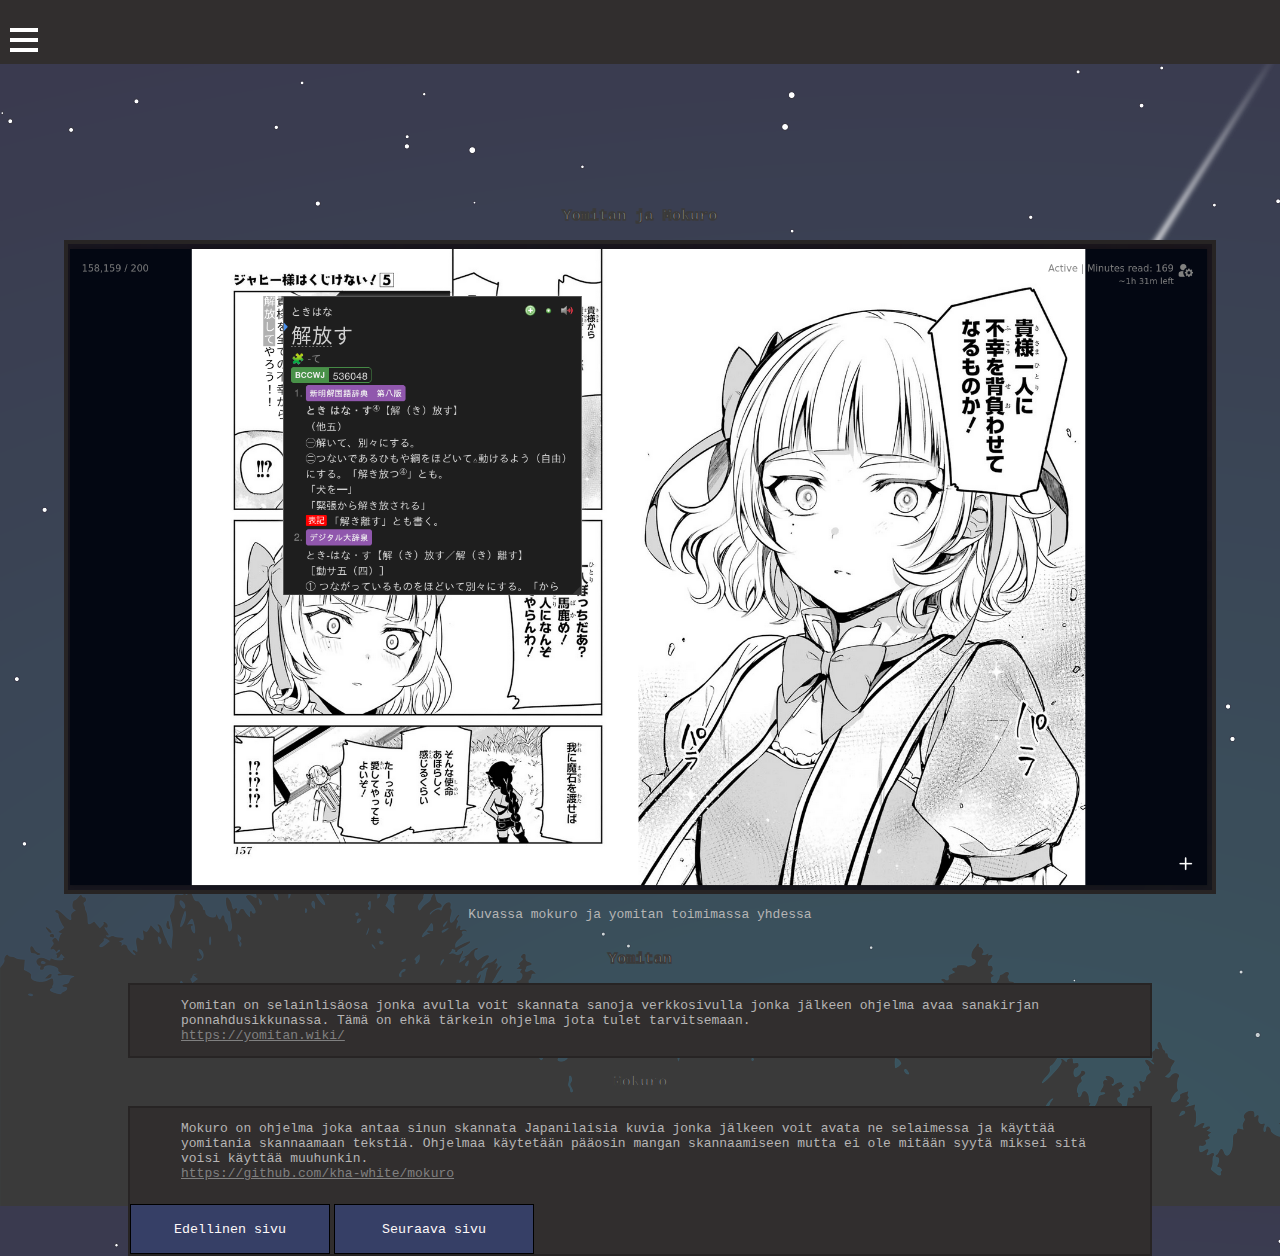
<file: NihongoTools/yomitan.html>
<!DOCTYPE html>
<html lang="fi">
<head>
    <meta charset="UTF-8">
    <meta name="viewport" content="width=device-width, initial-scale=1.0">
    <title>Books</title>
    <link rel="stylesheet" href="styles.css">
</head>
<body>
    <header>
      <nav class="topbar" >
        <button class="burgerContainer" onclick="navPull()" 
        aria-controls="sideNav" 
        aria-expanded="false"
        aria-label="avaa navimenu">
          <div class="burger"></div>
          <div class="burger"></div>
          <div class="burger"></div>
        </button>
      </nav>
            <div id='sideNav'> 
        <div class="sideNavOptions">
          <ul class="navLista">
<li>
      <span class="navSection">Alku</span>
      <ul>
        <li><a href="index.html">Esittelysivu</a></li>
      </ul>
    </li>

    <li>
      <span class="navSection">Kirjoja</span>
      <ul>
        <li><a href="taekim.html">Tae Kim</a></li>
        <li><a href="genki.html">Genki</a></li>
        <li><a href="rtk.html">RTK</a></li>
        <li><a href="yokubi.html">Yokubi</a></li>
        <li><a href="imabi.html">Imabi</a></li>
      </ul>
    </li>

    <li>
      <span class="navSection">Anki</span>
      <ul>
        <li><a href="ankista.html">Ankista</a></li>
        <li><a href="ankivermeet.html">Vermeita</a></li>
      </ul>
    </li>

    <li>
      <span class="navSection">Ohjelmia</span>
      <ul>
        <li>Yomitan ja Mokuro</li>
        <li><a href="readerJaTextractor.html">Reader ja Textractor</a></li>
      </ul>
    </li>

  </ul>
        </div>
      </div>
    </header>
    <main>
    <div class="flexContainer">

    <h3> Yomitan ja Mokuro </h3>
        
    <a class="YomiMoku" href="https://yomitan.wiki/"><img href src="assets/YomitanJaMokuroEsim.png" alt="Kuvankaappaus yomitanista ja mokurosta yhdessa."></a>
    <p>Kuvassa mokuro ja yomitan toimimassa yhdessa</p>
    <h3>Yomitan</h3>
    <div class="mainParagraphContainer">
    <p>Yomitan on selainlisäosa jonka avulla voit skannata sanoja verkkosivulla jonka jälkeen ohjelma avaa sanakirjan ponnahdusikkunassa.
Tämä on ehkä tärkein ohjelma jota tulet tarvitsemaan. <br>
<a href="https://yomitan.wiki/"> https://yomitan.wiki/ </a></p> 
 </div>
 <h3>Mokuro</h3>
 <div class="mainParagraphContainer">
    <p>Mokuro on ohjelma joka antaa sinun skannata Japanilaisia kuvia jonka jälkeen voit avata ne selaimessa ja käyttää yomitania skannaamaan tekstiä.
Ohjelmaa käytetään pääosin mangan skannaamiseen mutta ei ole mitään syytä miksei sitä voisi käyttää muuhunkin. <br>
<a href="https://github.com/kha-white/mokuro">https://github.com/kha-white/mokuro</a></p
 </div>
       <div class="buttonContainer">
    <button class="nextButton" onclick="window.location.href='ankivermeet.html'">Edellinen sivu</button>
    <button class="nextButton" onclick="window.location.href='readerJaTextractor.html'">Seuraava sivu</button>
        </div>
      </div>
        <script src="scripts.js"></script>
</body>
</html>
</file>
<file: NihongoTools/styles.css>
body {
    margin: 0;
    background-color: rgb(58, 58, 58);
    background-image: url("assets/Taustakuva.png");
    background-blend-mode:screen;
}
h3 {
    font-family: monospace;
    text-align: center;
    color: rgb(170, 170, 170);
    -webkit-text-stroke: 1.5px rgb(58, 58, 58);
}
h2 {
    font-family: monospace;
    text-align: center;
    color: rgb(170, 170, 170);
    -webkit-text-stroke: 1.5px rgb(58, 58, 58);
}
p {
    font-family: monospace;
    font-size: 1em;
    color: rgb(182, 181, 181);
    padding-left: 5%;
    padding-right: 5%;
}
.topbar {
    position: fixed;
    top: 0;
    background-color: rgb(49, 46, 46);
    width: 100%;
    height: 4em;
    z-index: 1030;
}

header {
    padding-top: 15%;
}
.navLista {
    padding-top: 50px;
    color: white;
    font-family: monospace;
}

.flexContainer {
    display: flex;
    flex-direction: column;
    justify-content: center;
    align-items: center;
}
.nextButton {
    font-family: monospace;
    background-color: rgb(54, 63, 102);
    color: rgb(253, 248, 248);
    height: 50px;
    width: 200px;
    text-align: center;
    border: 1px solid black;
}
.nextButton:hover {
    background-color: rgb(68, 99, 126);
}
.buttonContainer {
    padding-top: 10px;
}
#sideNav {
    overflow: hidden;
    position: fixed;
    top: 0;
    background-color: rgb(49, 46, 46);
    width: 0;
    height: 100%;
    z-index: 1000;
}
.burger {
    display: block;
    width: 28px;
    height: 4px;
    background-color: white;
    margin-top: 6px;
}
.burgerContainer {
    width: 28px;
    height: auto;
    margin-top: 22px;
    margin-left: 10px;
    padding: 0 0 0 0;
    background: none;
    border: none;
}

.burgerContainer:hover {
    background-color: rgba(255, 0, 0, 0.795);
    width: 28px;
    height: auto;
}
.mainParagraphContainer {
    margin-left: 10%;
    margin-right: 10%;
    background-color: rgb(49, 46, 46);
    border: 2px solid rgb(39, 36, 36);
    /*    border: 2px solid rgb(41, 38, 38); */
}
.taeKimContainer {
    padding-top:5px;
}
.taeKim {
    display: flex;
    justify-content: center;
    height: auto;
    width: 75%;
    margin: 0 auto;
    text-align: center;
}
.genki {
    display: flex;
    justify-content: center;
    height: auto;
    width: 90%;
    margin: 0 auto;
    text-align: center;

}
.yokuBi {
        width: 85%;
        height:auto;
    }
.rtk {
  display: flex;
  justify-content: center;
  text-align: center;
  margin: 0 auto;
    width: 85%;
    height:auto;
}
.link {
  display: flex;
  justify-content: center;
  text-align: center;
  margin: 0 auto;
    width: 85%;
    height:auto;
}
img {
    display: block;
    border: 4px solid rgb(39, 36, 36);
    overflow: hidden;
    -webkit-filter: brightness(100%);
}
img:hover {
    -webkit-filter: brightness(70%);
    -webkit-transition: all 1s ease;
    -moz-transition: all 1s ease;
    -o-transition: all 1s ease;
    -ms-transition: all 1s ease;
    transition: all 1s ease;
}
.ankiJaVermeet {
    height: auto;
    width: 90%;
}
.imabi{
    display: flex;
    justify-content: center;
    height: auto;
    width: 90%;
    margin: 0 auto;
    text-align: center;
}
.ankiAnchor {
    display: flex;
    justify-content: center;
    height: auto;
    width: 90%;
    margin: 0 auto;
    text-align: center;
}
.YomiMoku {
    display: flex;
    justify-content: center;
    height: auto;
    width: 90%;
    margin: 0 auto;
    text-align: center;
}
.reader {
    display: flex;
    justify-content: center;
    height: auto;
    width: 90%;
    margin: 0 auto;
    text-align: center;
}
.video {
    height: auto;
    width: 80%;
}
a {
    color: grey;
}
a:hover {
    color: cyan;
}
@media (width >= 1300px) {
    .reader {
        width: 30%;
    }
    .video {
        width: 30%;
    }
    .ankiAnchor {
        width: 50%;
        height: auto;
    }
    .imabi {
        width: 60%;
        height: auto;
    }
    .taeKimContainer {
    display: flex;
    justify-content: center;
    padding-bottom: 5px;
    overflow: hidden;
}
    .YomiMoku {
        height: auto;
        width: 40%;
    }
    .taeKim {
    height: auto;
    width: 20%;
}
    .rtk {
    width: 20%;
    height: auto;
}
.genki {
    width: 30%;
    height: auto;
}
    p {
        font-size: 1em;
    }
    header {
        padding-top: 4%;
        }
    h2 {
        font-size: 3em;
    }
    .mainParagraphContainer {
        margin-left: 30%;
        margin-right: 30%;
    }
    .link {
        width: 50%;
        height:auto;
    }
    .ankiJaVermeet {
        height: auto;
        width: 60%;
}
}
@media (width < 407px) {
    .nextButton {
        width: 100px;
        height: 50px;
    }
}
@media (width > 500px) and (height < 500px) {
        .reader {
        width: 30%;
    }
    .video {
        width: 30%;
    }
    .ankiAnchor {
        width: 50%;
        height: auto;
    }
    .imabi {
        width: 60%;
        height: auto;
    }
    .taeKimContainer {
    display: flex;
    justify-content: center;
    padding-bottom: 5px;
    overflow: hidden;
}
    .YomiMoku {
        height: auto;
        width: 50%;
    }
    .taeKim {
    height: auto;
    width: 20%;
}
    .rtk {
    width: 20%;
    height: auto;
}
.genki {
    width: 30%;
    height: auto;
}
}
@media (height > 700px) and (width < 1000px) and (orientation: landscape) {
    .taeKim {
        width: 30%;
    }
    .rtk {
        width: 30%;
    }
    .YomiMoku {
        width: 70%;
    }
}
</file>
